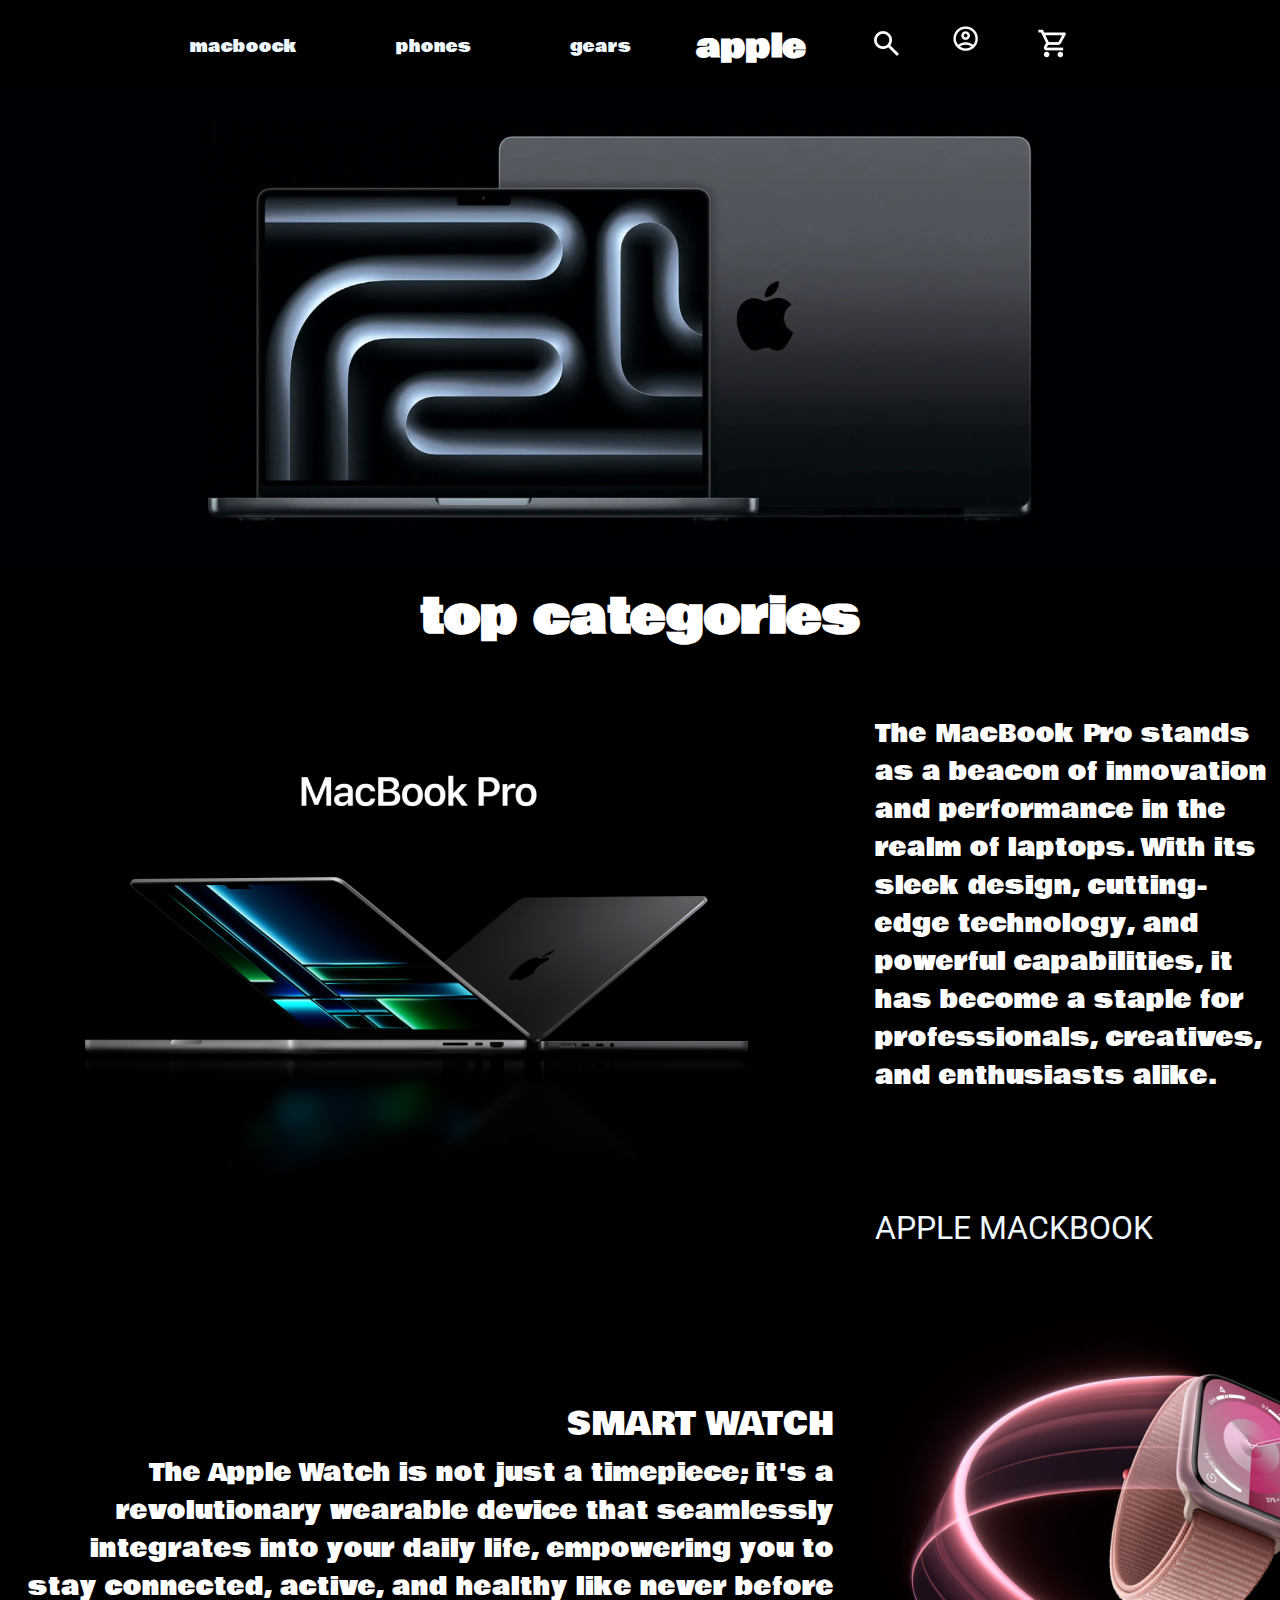
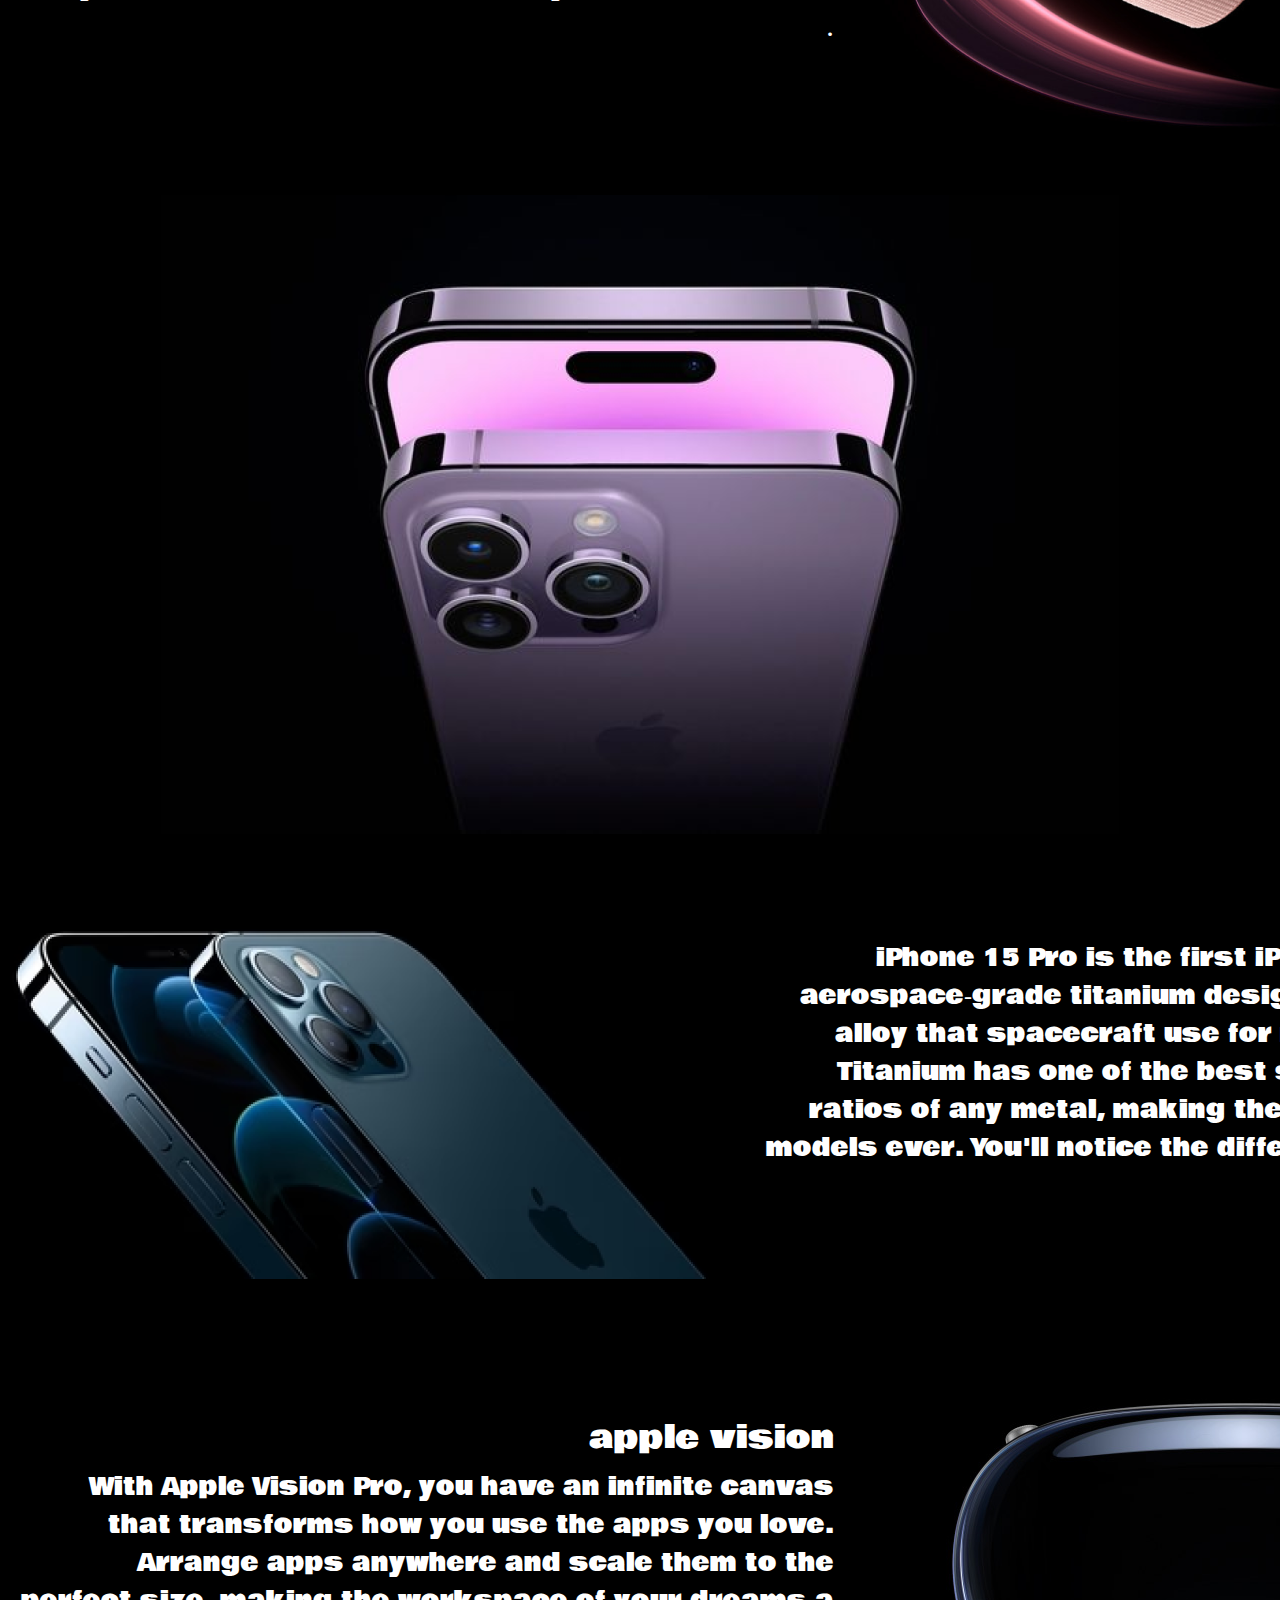
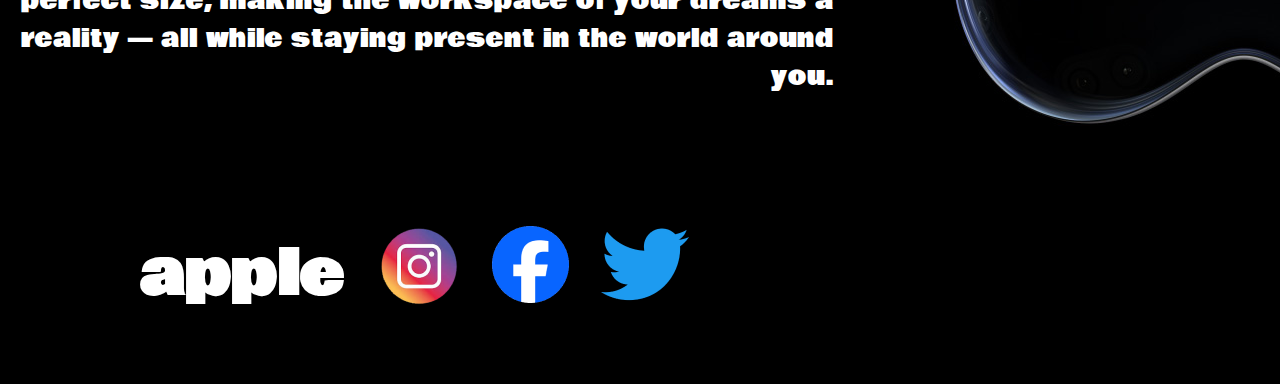
<file: index.html>
<!DOCTYPE html>
<html lang="en">

<head>
    <meta charset="UTF-8">
    <meta name="viewport" content="width=device-width, initial-scale=1.0">
    <title>apple</title>
    <link rel="stylesheet" href="style/style.css">
</head>

<body class="pirveli"
>
    <header class="flex">
        <nav>
            <ul class="flex">
                <li><a href="meore.html">macboock</a></li>
                <li><a href="#">phones</a></li>
                <li><a href="#">gears</a></li>
            </ul>
        </nav>
        <h1><a href="index.html">apple</a></h1>
        <div class="icons flex">
            <a href="#"><img src="icons/search_FILL0_wght400_GRAD0_opsz24 2.png" alt="search"></a><a href="#"><img
                    src="icons/account_circle_FILL0_wght400_GRAD0_opsz24 1.png" alt="acount"></a><a href="#"><img
                    src="icons/shopping_cart_FILL0_wght400_GRAD0_opsz24 1.png" alt="shoping cart"></a>
        </div>
    </header>
    <main>
        <div class="ddd">
            <img src="img/image 14.png" alt="levani">
        </div>
        <h2 class="second"> top categories

        </h2>
        <div class="flex">
            <div>
                <img src="img/image 4.png" alt="foto5 plansheti">
            </div>
            <div class="divmeore"><span class="nebismieri">
                    The MacBook Pro stands as a beacon of innovation and performance in the realm of laptops. With its
                    sleek design, cutting-edge technology, and powerful capabilities, it has become a staple for
                    professionals, creatives, and enthusiasts alike.
                </span>
                <p class="macboock">APPLE MACKBOOK</p>
            </div>
        </div>
        <div class="flex">
        <div class="kai">
            <p>
                SMART WATCH
            </p>
            <p class="davis">   The Apple Watch is not just a timepiece; it's a revolutionary wearable device that seamlessly integrates into your daily life, empowering you to stay connected, active, and healthy like never before</p>
         .</div>
        
        <div class="duke">
            <img src="img/image 3.png" alt="duke">
        </div>
    </div>
    <div class="fanum">
       <img src="img/image 10.png" alt="fanum">
    </div>
    <div class="flex">
        <div>
            <img src="img/image 9.png" alt="flexi">
        </div>
        <div class="kai">
            <p>
                iphone 15
            </p>
            <p class="davis">iPhone 15 Pro is the first iPhone to feature an aerospace‑grade titanium design, using the same alloy that spacecraft use for missions to Mars.
                Titanium has one of the best strength‑to‑weight ratios of any metal, making these ourlightest Pro models ever. You'll notice the difference the moment you pick oneup.</p>
         .</div>
</div>
<div class="flex">
    <div class="kai">
        <p>
            apple vision
        </p>
        <p class="davis">With Apple Vision Pro, you have an infinite canvas that transforms how you use the apps you love. Arrange apps anywhere and scale them to the perfect size, making the workspace of your dreams a reality — all while staying present in the world around you.</p>
        
        
         
     </div>
     <div class="vision">
            <img src="img/image 6.png" alt="vision">
        </div>
        </div>
    </main>
    <footer>
        <div class="flex fl1">
            
          <h2>
            apple
          </h2>
          <a href="#"><img src="icons/download 3.png" alt="insta"></a> 
          <a href="#"><img src="icons/images (1) 1.png" alt="face"></a> 
           <a href="#"><img src="icons/image 2.png" alt=""></a>
          
          
        </div>
    </footer>

</body>

</html>
</file>
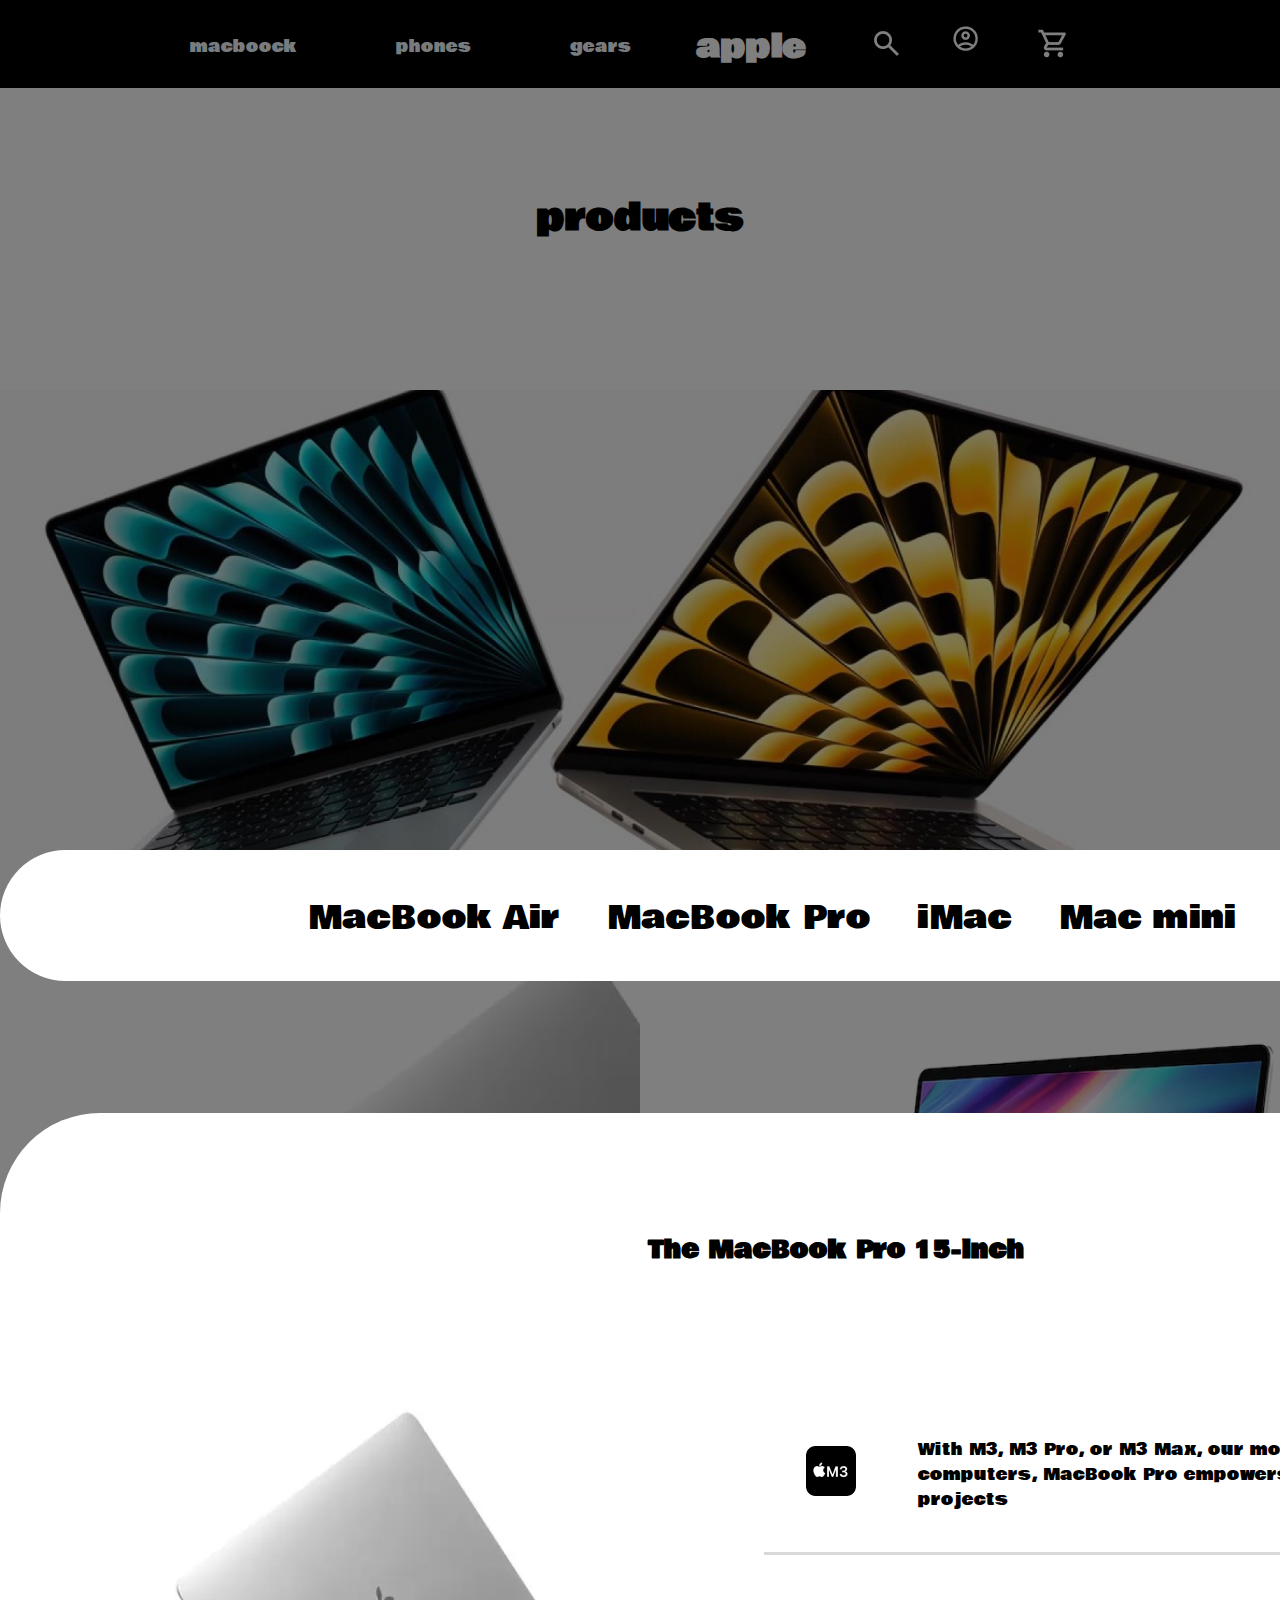
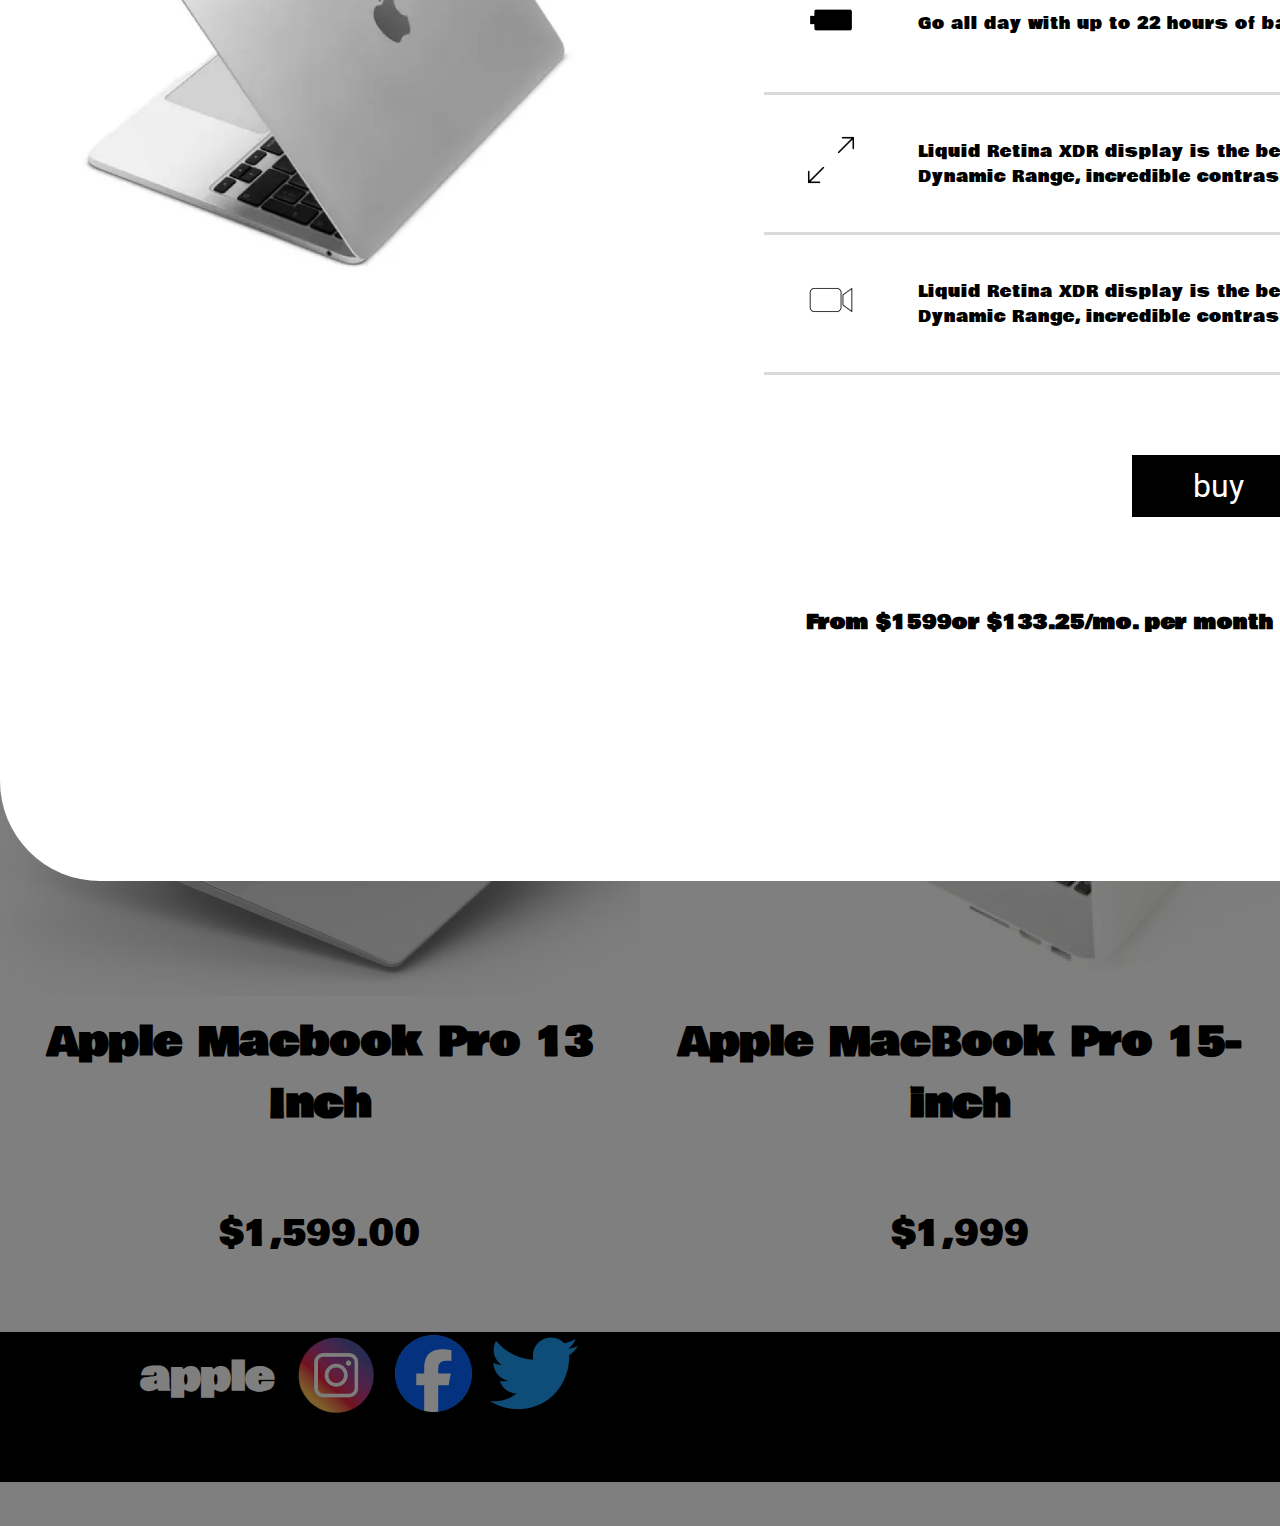
<file: iner.html>
<!DOCTYPE html>
<html lang="en">
<head>
    <meta charset="UTF-8">
    <meta name="viewport" content="width=device-width, initial-scale=1.0">
    <title>macboock</title>
<link rel="stylesheet" href="style/style.css">
</head>
<body class="meore"></body>
    <header class="flex">
        <nav>
            <ul class="flex">
                <li><a href="meore.html">macboock</a></li>
                <li><a href="#">phones</a></li>
                <li><a href="#">gears</a></li>
            </ul>
        </nav>
        <h1><a href="index.html">apple</a></h1>
        <div class="icons flex">
            <a href="#"><img src="icons/search_FILL0_wght400_GRAD0_opsz24 2.png" alt="search"></a><a href="#"><img
                    src="icons/account_circle_FILL0_wght400_GRAD0_opsz24 1.png" alt="acount"></a><a href="#"><img
                    src="icons/shopping_cart_FILL0_wght400_GRAD0_opsz24 1.png" alt="shoping cart"></a>
        </div>

    </header>
    <main>
        <h2 class="title">
            products
        </h2>
     <div class="MACKBOOK">
        <img src="img/image 13.png" alt="2macboocks">
     </div>
     <div class="flex">
        <article class="product">

            <div>
            <img src="img/image 11.png" alt="pro">
         </div>
         <h3>
            The MacBook Pro 15-inch 
         </h3>
         <p class="fasi">
            $1,999
         </p>
        </article>

     <article class="product">
        <div>
        <img src="img/image 12.png" alt="16 inch">
     </div>
     <h3>
        MacBook Pro 16 inch
     </h3>
     <p class="fasi">
        $1,299.00
     </p>
     </article>
</div>
     <div class="flex">
        <article class="product">
             <div><img src="img/image 15.png" alt="#">
     </div>
     <h3>
        Apple Macbook Pro 13 Inch
     </h3>
     <p class="fasi">
        $1,599.00
     </p>
        </article>
       
    
     <article class="product">
        <div>
        <img src="img/image 16.png" alt="15 inch">
     </div>
     <h3>
        Apple MacBook Pro 15-inch
     </h3>
     <p class="fasi">
        $1,999
     </p>
     </article> 
     </div>
    
    <section class="shidagverdi">

        <nav class="inernav">
            <ul class="flex"> 
            <li><a href="#">MacBook Air</a></li>
            <li><a href="#">MacBook Pro</a></li>
            <li><a href="#">iMac</a></li>
            <li><a href="#">Mac mini</a></li>
            <div class="close"><img src="icons/Group 5.png" alt="close"></div>
        </ul>
        
        </nav>
        <article class="item">
            <h2>
                The MacBook Pro 15-inch 
            </h2>
            <div class="flex f4">
            <div><img src="img/image 11.png" alt="pro" class="pro"></div>
            <section>
                <div class="flex info">
                    <div><img src="icons/image 17.png" alt="m3"></div>
                    <p>With M3, M3 Pro, or M3 Max, our most advanced chips for personal computers, MacBook Pro empowers you to take on the most demanding projects</p>
                </div>
                <div class="flex info">
                    <div><img src="icons/battery_full_alt_FILL0_wght400_GRAD0_opsz24 1.png" alt="battery"></div>
                    <p>Go all day with up to 22 hours of battery life</p>
                </div>
                <div class="flex info">
                    <div><img src="icons/image 18.png" alt="expand"></div>
                    <p>Liquid Retina XDR display is the best ever in a laptop, with Extreme Dynamic Range, incredible contrast, and true-to-life colors</p>
                </div>
                <div class="flex info">
                    <div><img src="icons/image 19.png" alt="camera"></div>
                    <p>Liquid Retina XDR display is the best ever in a laptop, with Extreme Dynamic Range, incredible contrast, and true-to-life colors</p>
                </div>
                <p class="buy"><a href="#">buy</a></p>
                <h3>
                    From $1599or $133.25/mo. per month for 12 mo. months Footnote 
                </h3>
            </section>
            </div>
        </article>
    </section>
     
     
    </main>
    <footer>
        <div class="flex flex2">
            
            <h2 class="footerh2">
              apple
            </h2>
            <a href="#"><img src="icons/download 3.png" alt="insta"></a> 
            <a href="#"><img src="icons/images (1) 1.png" alt="face"></a> 
             <a href="#"><img src="icons/image 2.png" alt=""></a>
            
            
          </div>
    </footer>
</body>
</html>
</file>
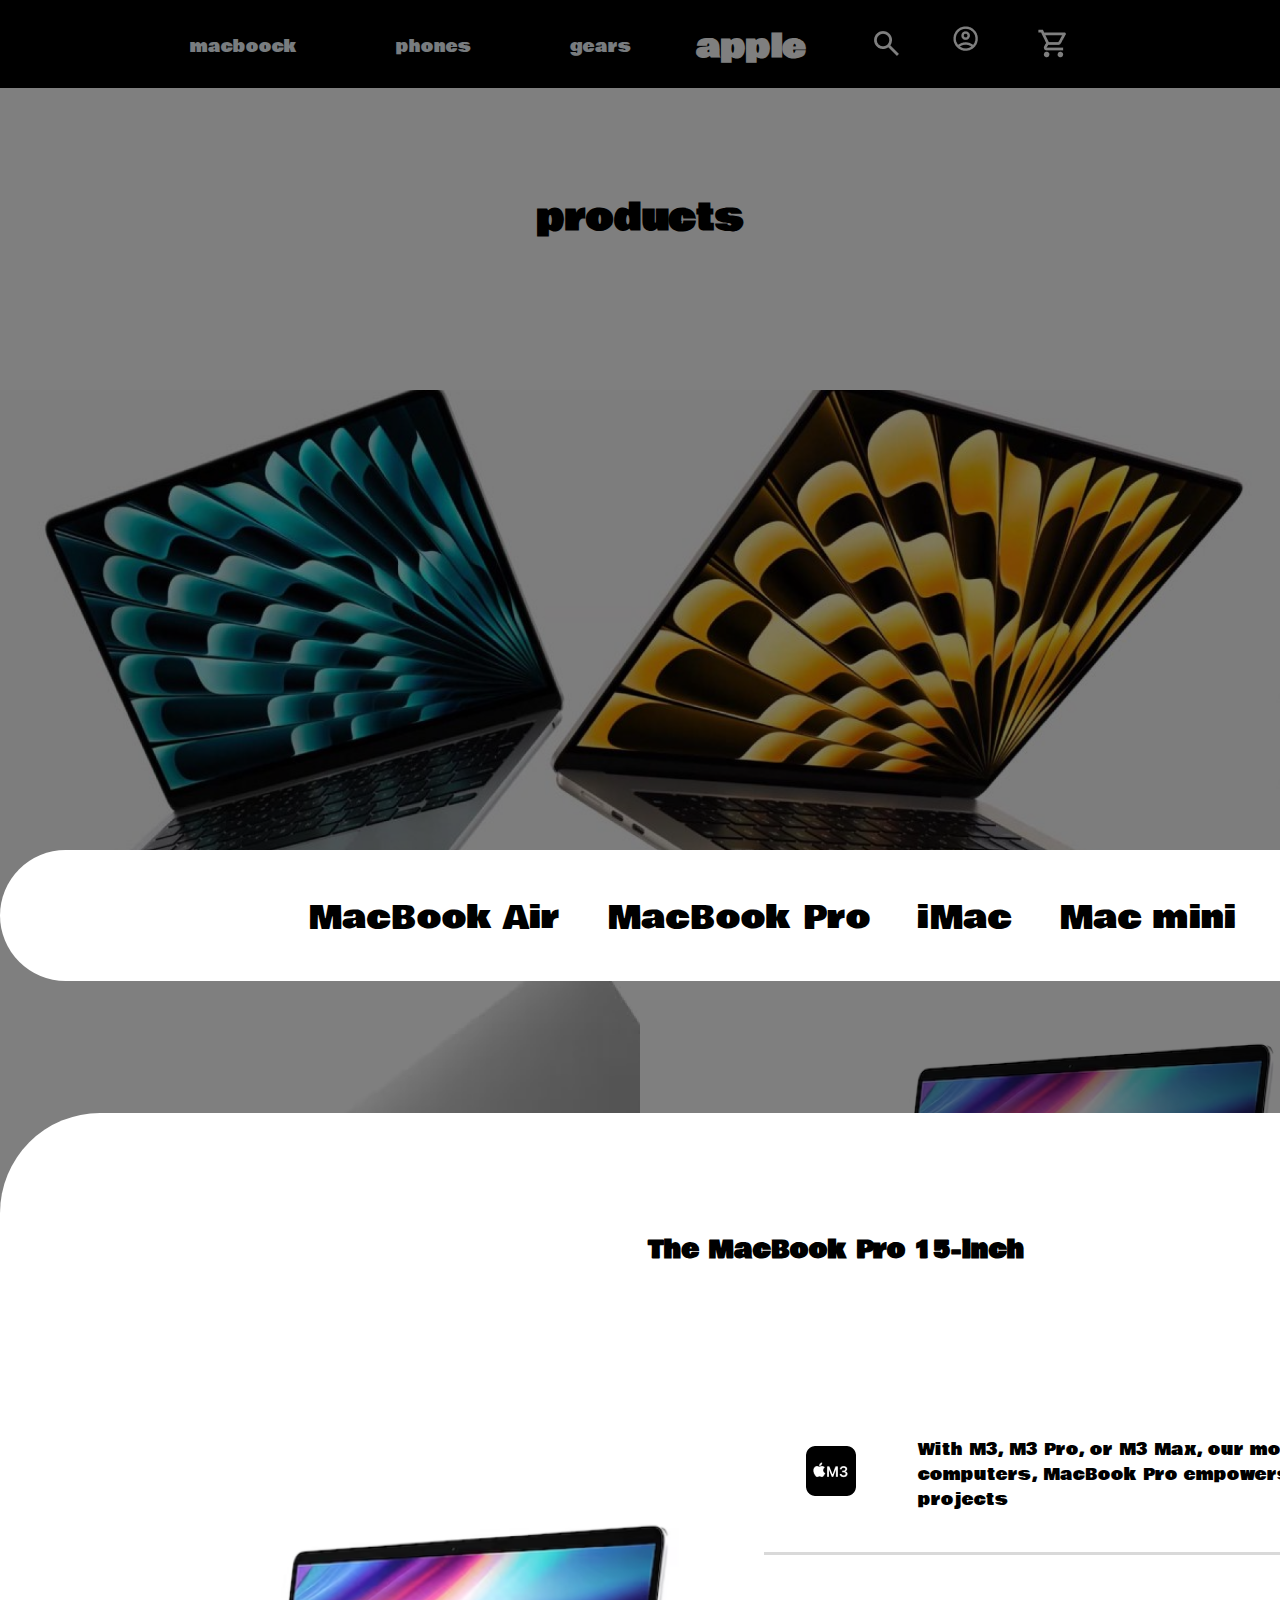
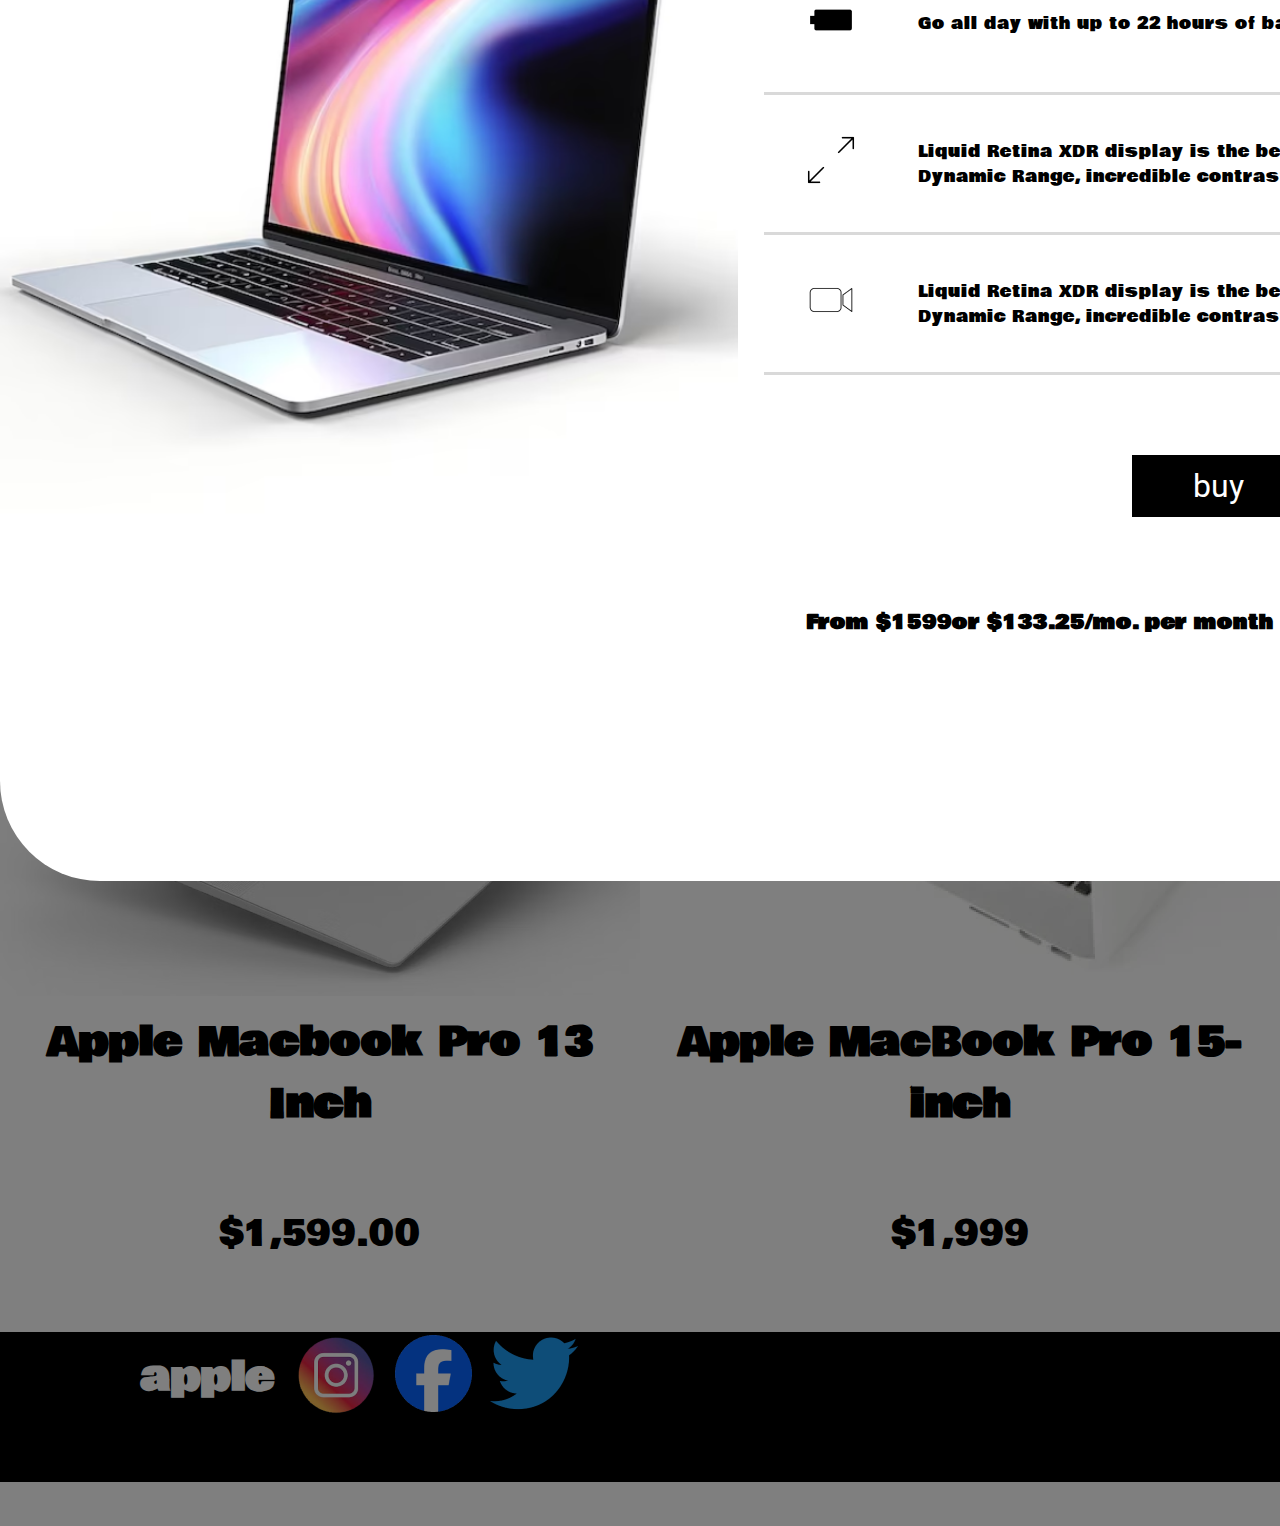
<file: iner2.html>
<!DOCTYPE html>
<html lang="en">
<head>
    <meta charset="UTF-8">
    <meta name="viewport" content="width=device-width, initial-scale=1.0">
    <title>macboock</title>
<link rel="stylesheet" href="style/style.css">
</head>
<body class="meore"></body>
    <header class="flex">
        <nav>
            <ul class="flex">
                <li><a href="meore.html">macboock</a></li>
                <li><a href="#">phones</a></li>
                <li><a href="#">gears</a></li>
            </ul>
        </nav>
        <h1><a href="index.html">apple</a></h1>
        <div class="icons flex">
            <a href="#"><img src="icons/search_FILL0_wght400_GRAD0_opsz24 2.png" alt="search"></a><a href="#"><img
                    src="icons/account_circle_FILL0_wght400_GRAD0_opsz24 1.png" alt="acount"></a><a href="#"><img
                    src="icons/shopping_cart_FILL0_wght400_GRAD0_opsz24 1.png" alt="shoping cart"></a>
        </div>

    </header>
    <main>
        <h2 class="title">
            products
        </h2>
     <div class="MACKBOOK">
        <img src="img/image 13.png" alt="2macboocks">
     </div>
     <div class="flex">
        <article class="product">

            <div>
            <img src="img/image 11.png" alt="pro">
         </div>
         <h3>
            The MacBook Pro 15-inch 
         </h3>
         <p class="fasi">
            $1,999
         </p>
        </article>

     <article class="product">
        <div>
        <img src="img/image 12.png" alt="16 inch">
     </div>
     <h3>
        MacBook Pro 16 inch
     </h3>
     <p class="fasi">
        $1,299.00
     </p>
     </article>
</div>
     <div class="flex">
        <article class="product">
             <div><img src="img/image 15.png" alt="#">
     </div>
     <h3>
        Apple Macbook Pro 13 Inch
     </h3>
     <p class="fasi">
        $1,599.00
     </p>
        </article>
       
    
     <article class="product">
        <div>
        <img src="img/image 16.png" alt="15 inch">
     </div>
     <h3>
        Apple MacBook Pro 15-inch
     </h3>
     <p class="fasi">
        $1,999
     </p>
     </article> 
     </div>
    
    <section class="shidagverdi">

        <nav class="inernav">
            <ul class="flex"> 
            <li><a href="#">MacBook Air</a></li>
            <li><a href="#">MacBook Pro</a></li>
            <li><a href="#">iMac</a></li>
            <li><a href="#">Mac mini</a></li>
            <div class="close"><img src="icons/Group 5.png" alt="close"></div>
        </ul>
        
        </nav>
        <article class="item">
            <h2>
                The MacBook Pro 15-inch 
            </h2>
            <div class="flex f4">
            <div><img src="img/image 12.png" alt="pro" class="pro"></div>
            <section>
                <div class="flex info">
                    <div><img src="icons/image 17.png" alt="m3"></div>
                    <p>With M3, M3 Pro, or M3 Max, our most advanced chips for personal computers, MacBook Pro empowers you to take on the most demanding projects</p>
                </div>
                <div class="flex info">
                    <div><img src="icons/battery_full_alt_FILL0_wght400_GRAD0_opsz24 1.png" alt="battery"></div>
                    <p>Go all day with up to 22 hours of battery life</p>
                </div>
                <div class="flex info">
                    <div><img src="icons/image 18.png" alt="expand"></div>
                    <p>Liquid Retina XDR display is the best ever in a laptop, with Extreme Dynamic Range, incredible contrast, and true-to-life colors</p>
                </div>
                <div class="flex info">
                    <div><img src="icons/image 19.png" alt="camera"></div>
                    <p>Liquid Retina XDR display is the best ever in a laptop, with Extreme Dynamic Range, incredible contrast, and true-to-life colors</p>
                </div>
                <p class="buy"><a href="#">buy</a></p>
                <h3>
                    From $1599or $133.25/mo. per month for 12 mo. months Footnote 
                </h3>
            </section>
            </div>
        </article>
    </section>
     
     
    </main>
    <footer>
        <div class="flex flex2">
            
            <h2 class="footerh2">
              apple
            </h2>
            <a href="#"><img src="icons/download 3.png" alt="insta"></a> 
            <a href="#"><img src="icons/images (1) 1.png" alt="face"></a> 
             <a href="#"><img src="icons/image 2.png" alt=""></a>
            
            
          </div>
    </footer>
</body>
</html>
</file>
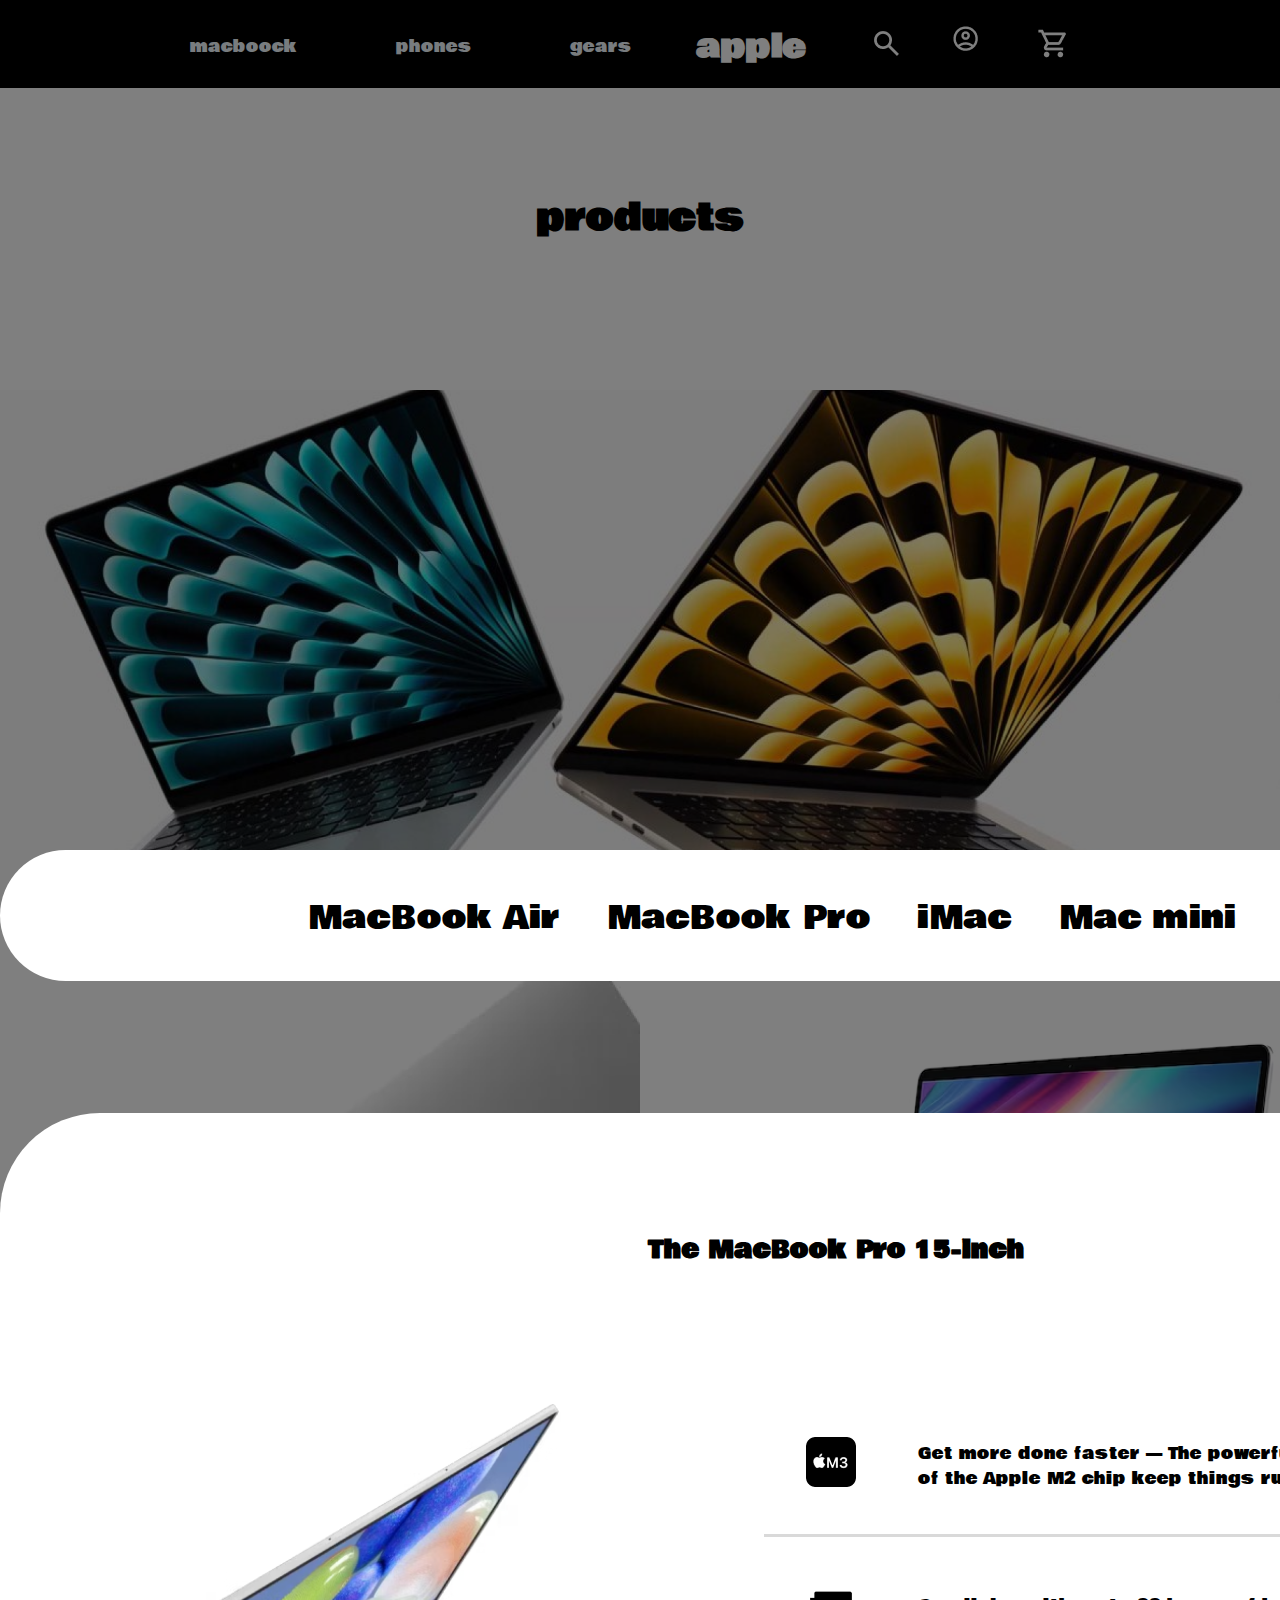
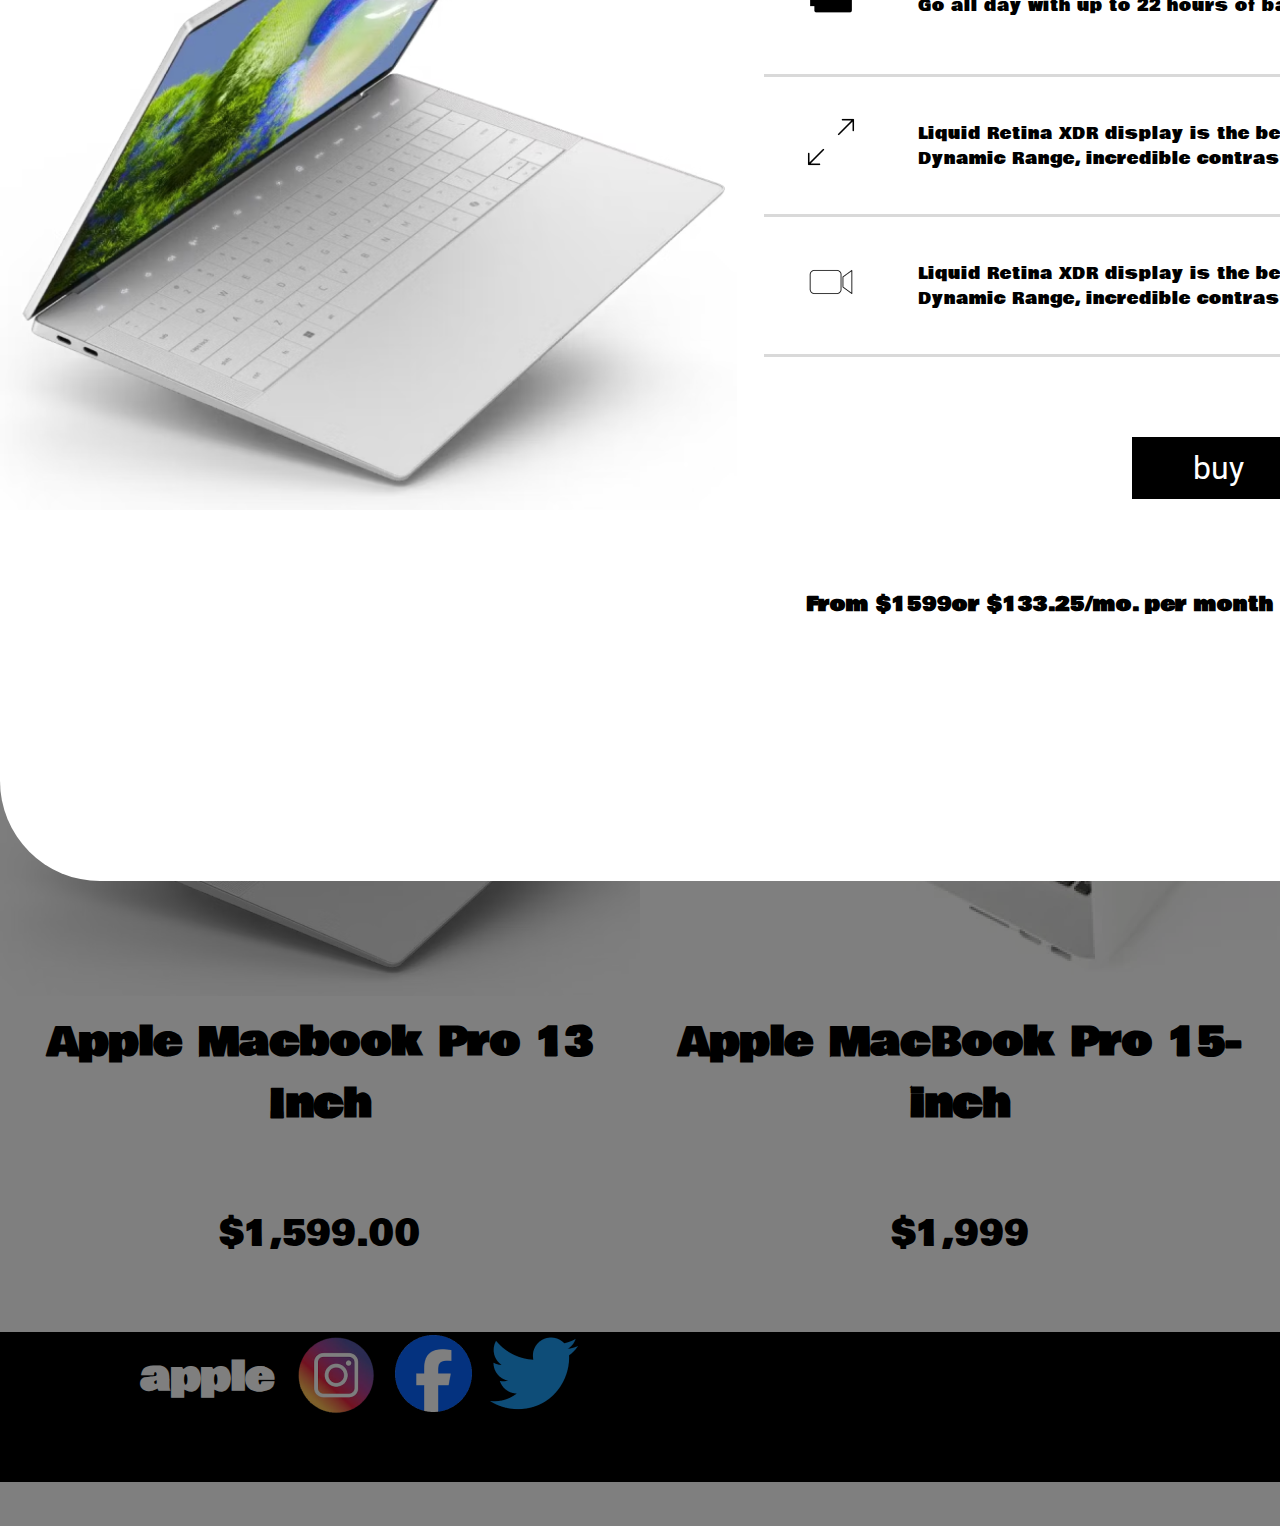
<file: iner3.html>
<!DOCTYPE html>
<html lang="en">
<head>
    <meta charset="UTF-8">
    <meta name="viewport" content="width=device-width, initial-scale=1.0">
    <title>macboock</title>
<link rel="stylesheet" href="style/style.css">
</head>
<body class="meore"></body>
    <header class="flex">
        <nav>
            <ul class="flex">
                <li><a href="meore.html">macboock</a></li>
                <li><a href="#">phones</a></li>
                <li><a href="#">gears</a></li>
            </ul>
        </nav>
        <h1><a href="index.html">apple</a></h1>
        <div class="icons flex">
            <a href="#"><img src="icons/search_FILL0_wght400_GRAD0_opsz24 2.png" alt="search"></a><a href="#"><img
                    src="icons/account_circle_FILL0_wght400_GRAD0_opsz24 1.png" alt="acount"></a><a href="#"><img
                    src="icons/shopping_cart_FILL0_wght400_GRAD0_opsz24 1.png" alt="shoping cart"></a>
        </div>

    </header>
    <main>
        <h2 class="title">
            products
        </h2>
     <div class="MACKBOOK">
        <img src="img/image 13.png" alt="2macboocks">
     </div>
     <div class="flex">
        <article class="product">

            <div>
            <img src="img/image 11.png" alt="pro">
         </div>
         <h3>
            The MacBook Pro 15-inch 
         </h3>
         <p class="fasi">
            $1,999
         </p>
        </article>

     <article class="product">
        <div>
        <img src="img/image 12.png" alt="16 inch">
     </div>
     <h3>
        MacBook Pro 16 inch
     </h3>
     <p class="fasi">
        $1,299.00
     </p>
     </article>
</div>
     <div class="flex">
        <article class="product">
             <div><img src="img/image 15.png" alt="#">
     </div>
     <h3>
        Apple Macbook Pro 13 Inch
     </h3>
     <p class="fasi">
        $1,599.00
     </p>
        </article>
       
    
     <article class="product">
        <div>
        <img src="img/image 16.png" alt="15 inch">
     </div>
     <h3>
        Apple MacBook Pro 15-inch
     </h3>
     <p class="fasi">
        $1,999
     </p>
     </article> 
     </div>
    
    <section class="shidagverdi">

        <nav class="inernav">
            <ul class="flex"> 
            <li><a href="#">MacBook Air</a></li>
            <li><a href="#">MacBook Pro</a></li>
            <li><a href="#">iMac</a></li>
            <li><a href="#">Mac mini</a></li>
            <div class="close"><img src="icons/Group 5.png" alt="close"></div>
        </ul>
        
        </nav>
        <article class="item">
            <h2>
                The MacBook Pro 15-inch 
            </h2>
            <div class="flex f4">
            <div><img src="img/image 15.png" alt="pro" class="pro"></div>
            <section>
                <div class="flex info">
                    <div><img src="icons/image 17.png" alt="m3"></div>
                    <p>Get more done faster — The powerful 8-core CPU and up to 10-core GPU of the Apple M2 chip keep things running smoothly.</p>
                </div>
                <div class="flex info">
                    <div><img src="icons/battery_full_alt_FILL0_wght400_GRAD0_opsz24 1.png" alt="battery"></div>
                    <p>Go all day with up to 22 hours of battery life</p>
                </div>
                <div class="flex info">
                    <div><img src="icons/image 18.png" alt="expand"></div>
                    <p>Liquid Retina XDR display is the best ever in a laptop, with Extreme Dynamic Range, incredible contrast, and true-to-life colors</p>
                </div>
                <div class="flex info">
                    <div><img src="icons/image 19.png" alt="camera"></div>
                    <p>Liquid Retina XDR display is the best ever in a laptop, with Extreme Dynamic Range, incredible contrast, and true-to-life colors</p>
                </div>
                <p class="buy"><a href="#">buy</a></p>
                <h3>
                    From $1599or $133.25/mo. per month for 12 mo. months Footnote 
                </h3>
            </section>
            </div>
        </article>
    </section>
     
     
    </main>
    <footer>
        <div class="flex flex2">
            
            <h2 class="footerh2">
              apple
            </h2>
            <a href="#"><img src="icons/download 3.png" alt="insta"></a> 
            <a href="#"><img src="icons/images (1) 1.png" alt="face"></a> 
             <a href="#"><img src="icons/image 2.png" alt=""></a>
            
            
          </div>
    </footer>
</body>
</html>
</file>
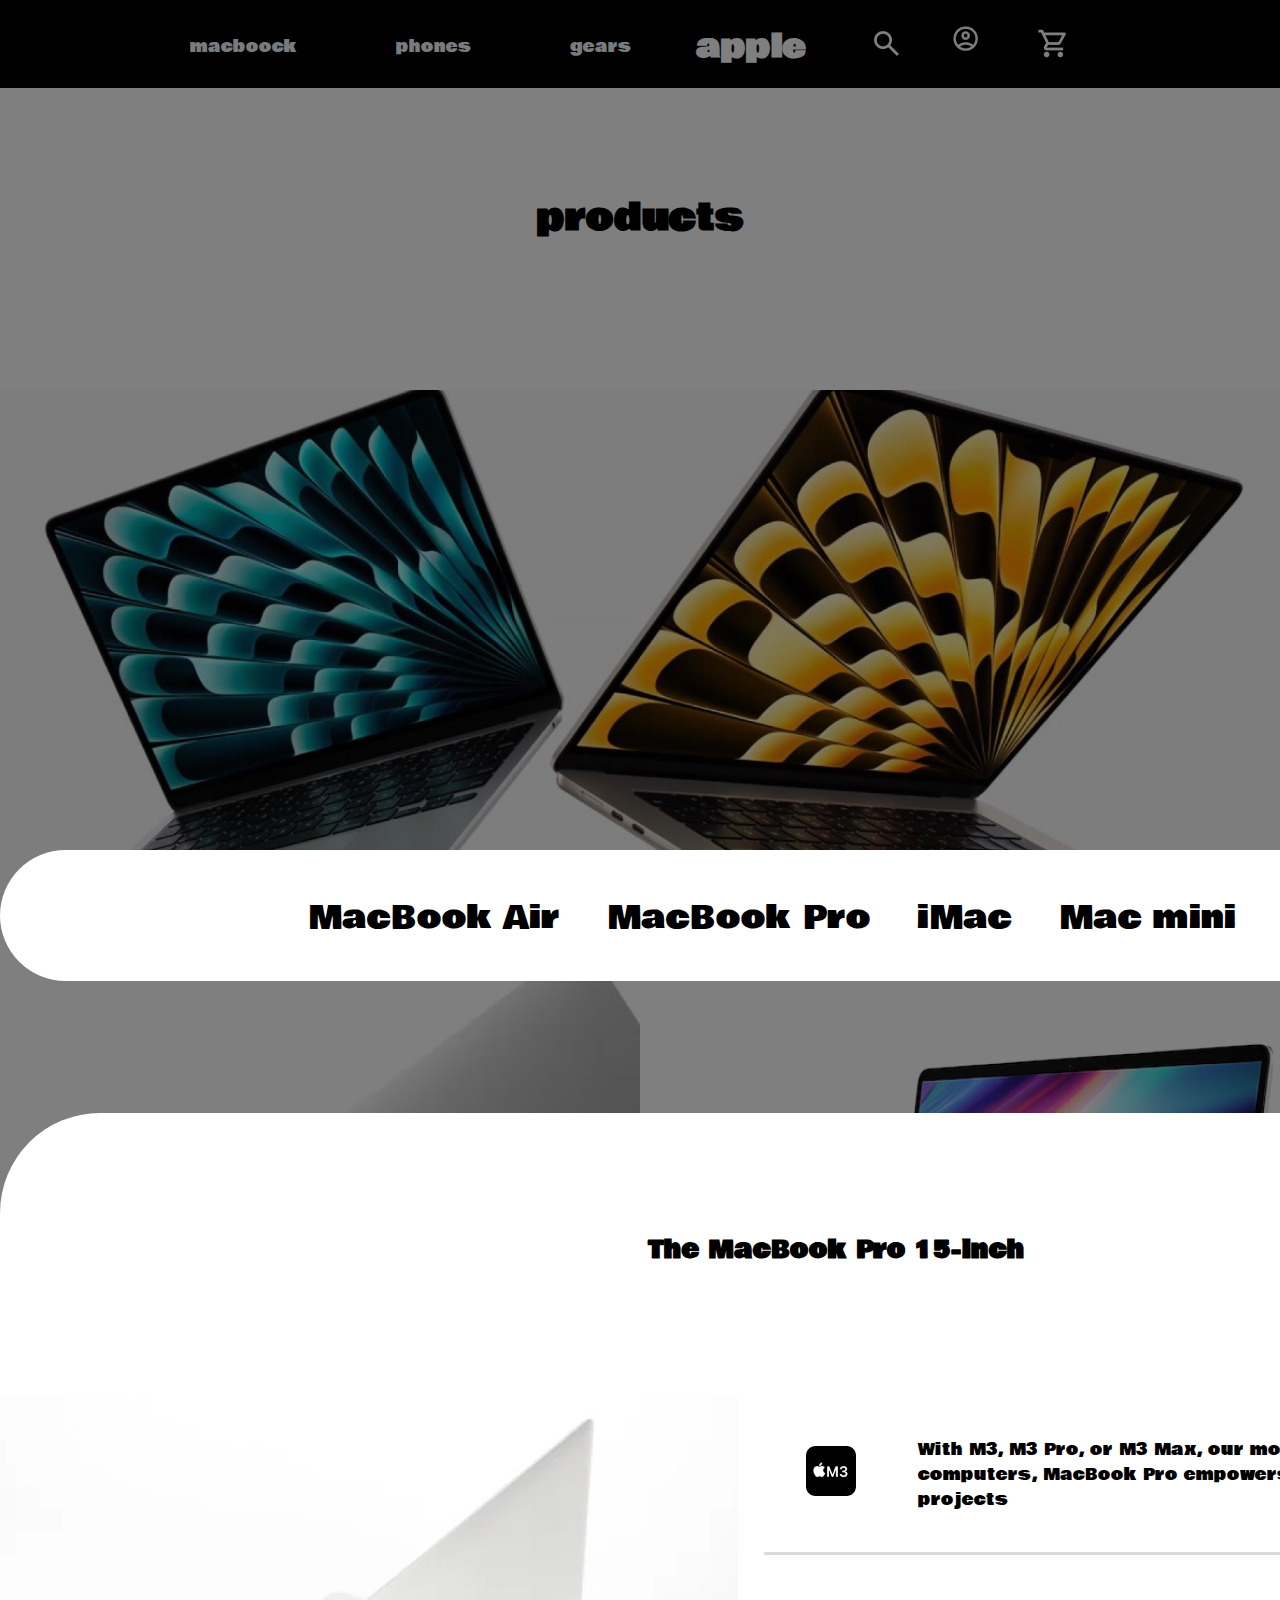
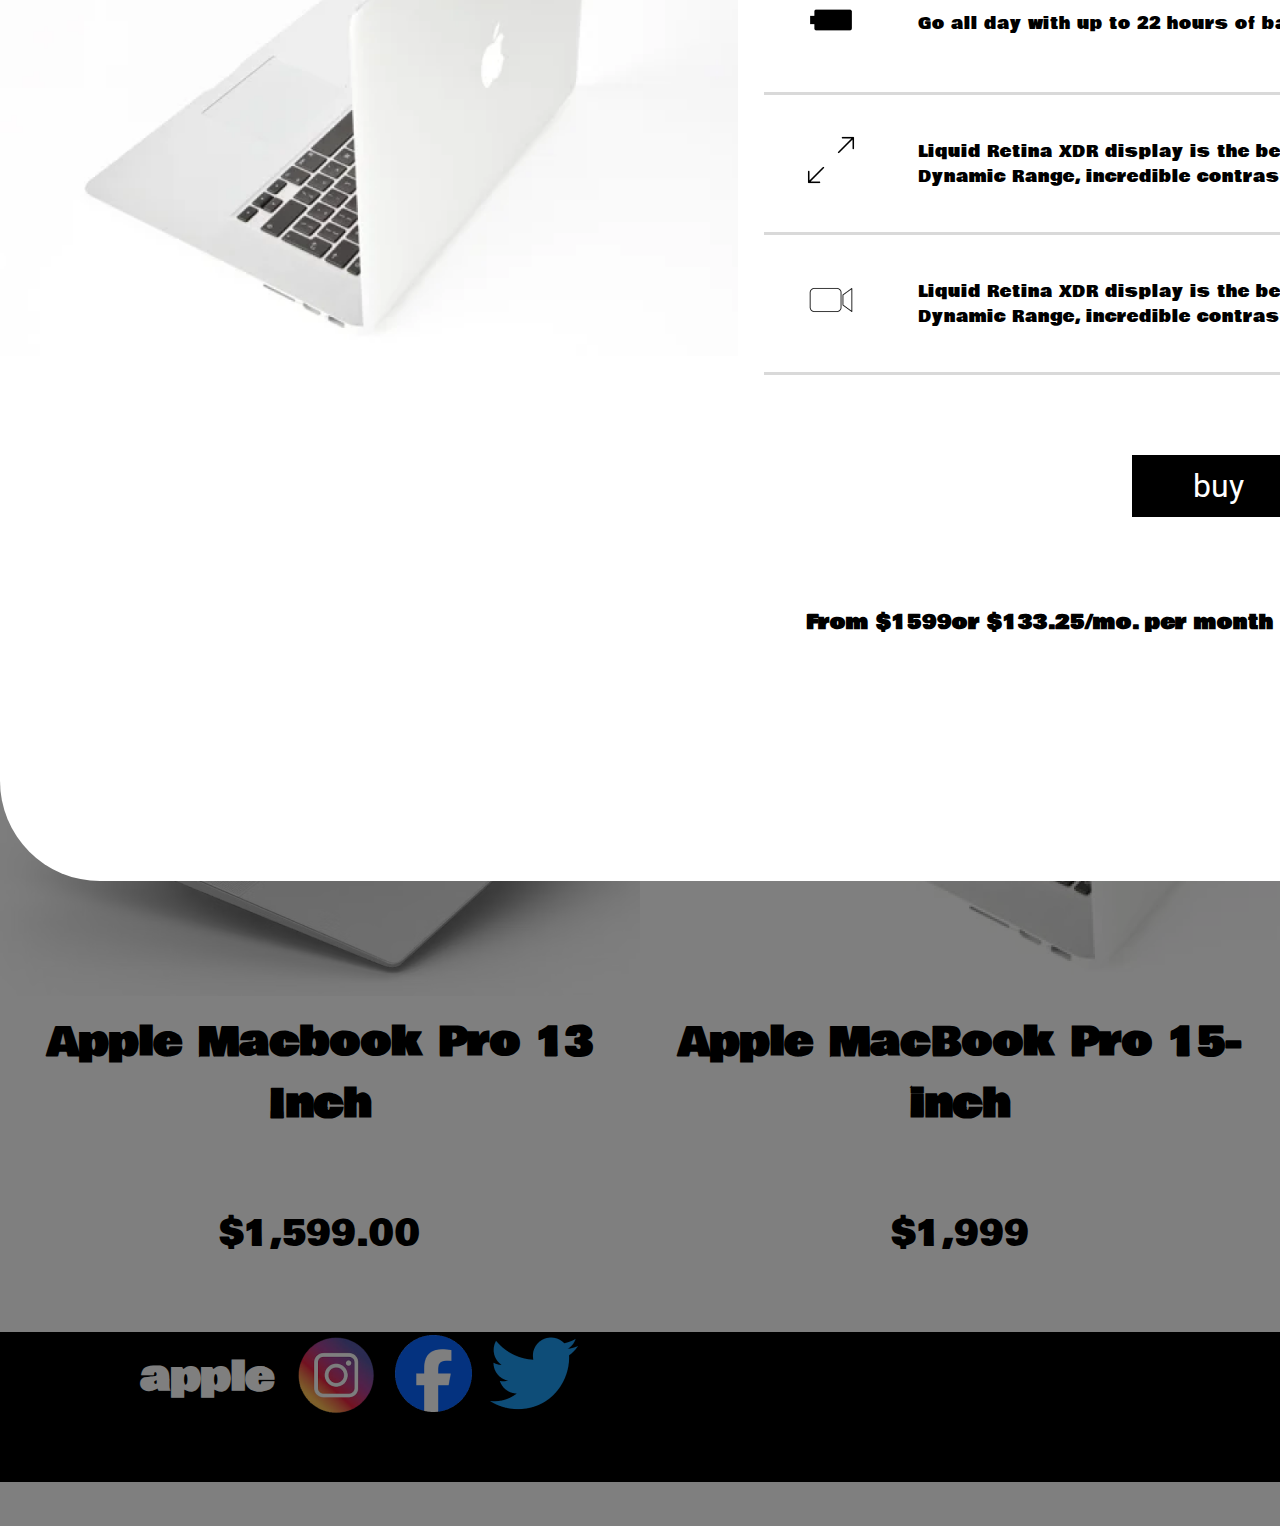
<file: iner4.html>
<!DOCTYPE html>
<html lang="en">
<head>
    <meta charset="UTF-8">
    <meta name="viewport" content="width=device-width, initial-scale=1.0">
    <title>macboock</title>
<link rel="stylesheet" href="style/style.css">
</head>
<body class="meore"></body>
    <header class="flex">
        <nav>
            <ul class="flex">
                <li><a href="meore.html">macboock</a></li>
                <li><a href="#">phones</a></li>
                <li><a href="#">gears</a></li>
            </ul>
        </nav>
        <h1><a href="index.html">apple</a></h1>
        <div class="icons flex">
            <a href="#"><img src="icons/search_FILL0_wght400_GRAD0_opsz24 2.png" alt="search"></a><a href="#"><img
                    src="icons/account_circle_FILL0_wght400_GRAD0_opsz24 1.png" alt="acount"></a><a href="#"><img
                    src="icons/shopping_cart_FILL0_wght400_GRAD0_opsz24 1.png" alt="shoping cart"></a>
        </div>

    </header>
    <main>
        <h2 class="title">
            products
        </h2>
     <div class="MACKBOOK">
        <img src="img/image 13.png" alt="2macboocks">
     </div>
     <div class="flex">
        <article class="product">

            <div>
            <img src="img/image 11.png" alt="pro">
         </div>
         <h3>
            The MacBook Pro 15-inch 
         </h3>
         <p class="fasi">
            $1,999
         </p>
        </article>

     <article class="product">
        <div>
        <img src="img/image 12.png" alt="16 inch">
     </div>
     <h3>
        MacBook Pro 16 inch
     </h3>
     <p class="fasi">
        $1,299.00
     </p>
     </article>
</div>
     <div class="flex">
        <article class="product">
             <div><img src="img/image 15.png" alt="#">
     </div>
     <h3>
        Apple Macbook Pro 13 Inch
     </h3>
     <p class="fasi">
        $1,599.00
     </p>
        </article>
       
    
     <article class="product">
        <div>
        <img src="img/image 16.png" alt="15 inch">
     </div>
     <h3>
        Apple MacBook Pro 15-inch
     </h3>
     <p class="fasi">
        $1,999
     </p>
     </article> 
     </div>
    
    <section class="shidagverdi">

        <nav class="inernav">
            <ul class="flex"> 
            <li><a href="#">MacBook Air</a></li>
            <li><a href="#">MacBook Pro</a></li>
            <li><a href="#">iMac</a></li>
            <li><a href="#">Mac mini</a></li>
            <div class="close"><img src="icons/Group 5.png" alt="close"></div>
        </ul>
        
        </nav>
        <article class="item">
            <h2>
                The MacBook Pro 15-inch 
            </h2>
            <div class="flex f4">
            <div><img src="img/image 16.png" alt="pro" class="pro"></div>
            <section>
                <div class="flex info">
                    <div><img src="icons/image 17.png" alt="m3"></div>
                    <p>With M3, M3 Pro, or M3 Max, our most advanced chips for personal computers, MacBook Pro empowers you to take on the most demanding projects</p>
                </div>
                <div class="flex info">
                    <div><img src="icons/battery_full_alt_FILL0_wght400_GRAD0_opsz24 1.png" alt="battery"></div>
                    <p>Go all day with up to 22 hours of battery life</p>
                </div>
                <div class="flex info">
                    <div><img src="icons/image 18.png" alt="expand"></div>
                    <p>Liquid Retina XDR display is the best ever in a laptop, with Extreme Dynamic Range, incredible contrast, and true-to-life colors</p>
                </div>
                <div class="flex info">
                    <div><img src="icons/image 19.png" alt="camera"></div>
                    <p>Liquid Retina XDR display is the best ever in a laptop, with Extreme Dynamic Range, incredible contrast, and true-to-life colors</p>
                </div>
                <p class="buy"><a href="#">buy</a></p>
                <h3>
                    From $1599or $133.25/mo. per month for 12 mo. months Footnote 
                </h3>
            </section>
            </div>
        </article>
    </section>
     
     
    </main>
    <footer>
        <div class="flex flex2">
            
            <h2 class="footerh2">
              apple
            </h2>
            <a href="#"><img src="icons/download 3.png" alt="insta"></a> 
            <a href="#"><img src="icons/images (1) 1.png" alt="face"></a> 
             <a href="#"><img src="icons/image 2.png" alt=""></a>
            
            
          </div>
    </footer>
</body>
</html>
</file>
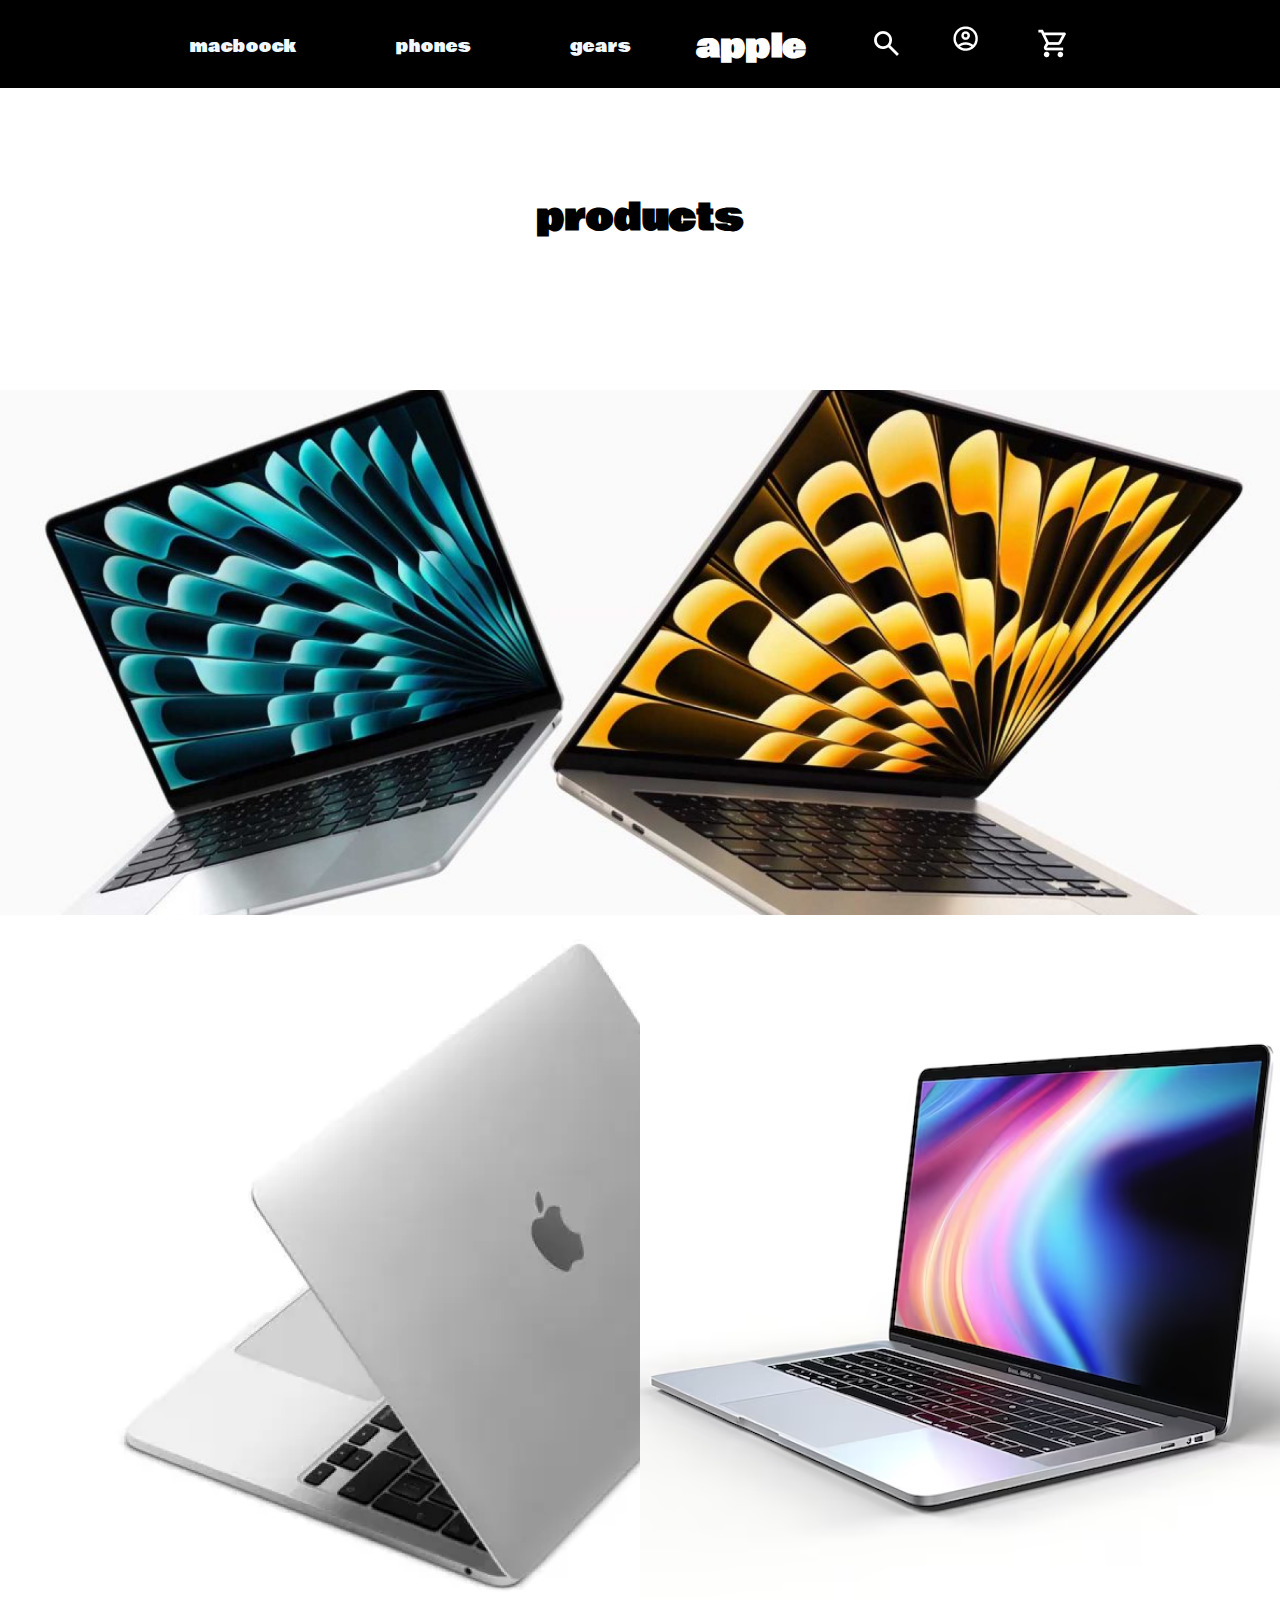
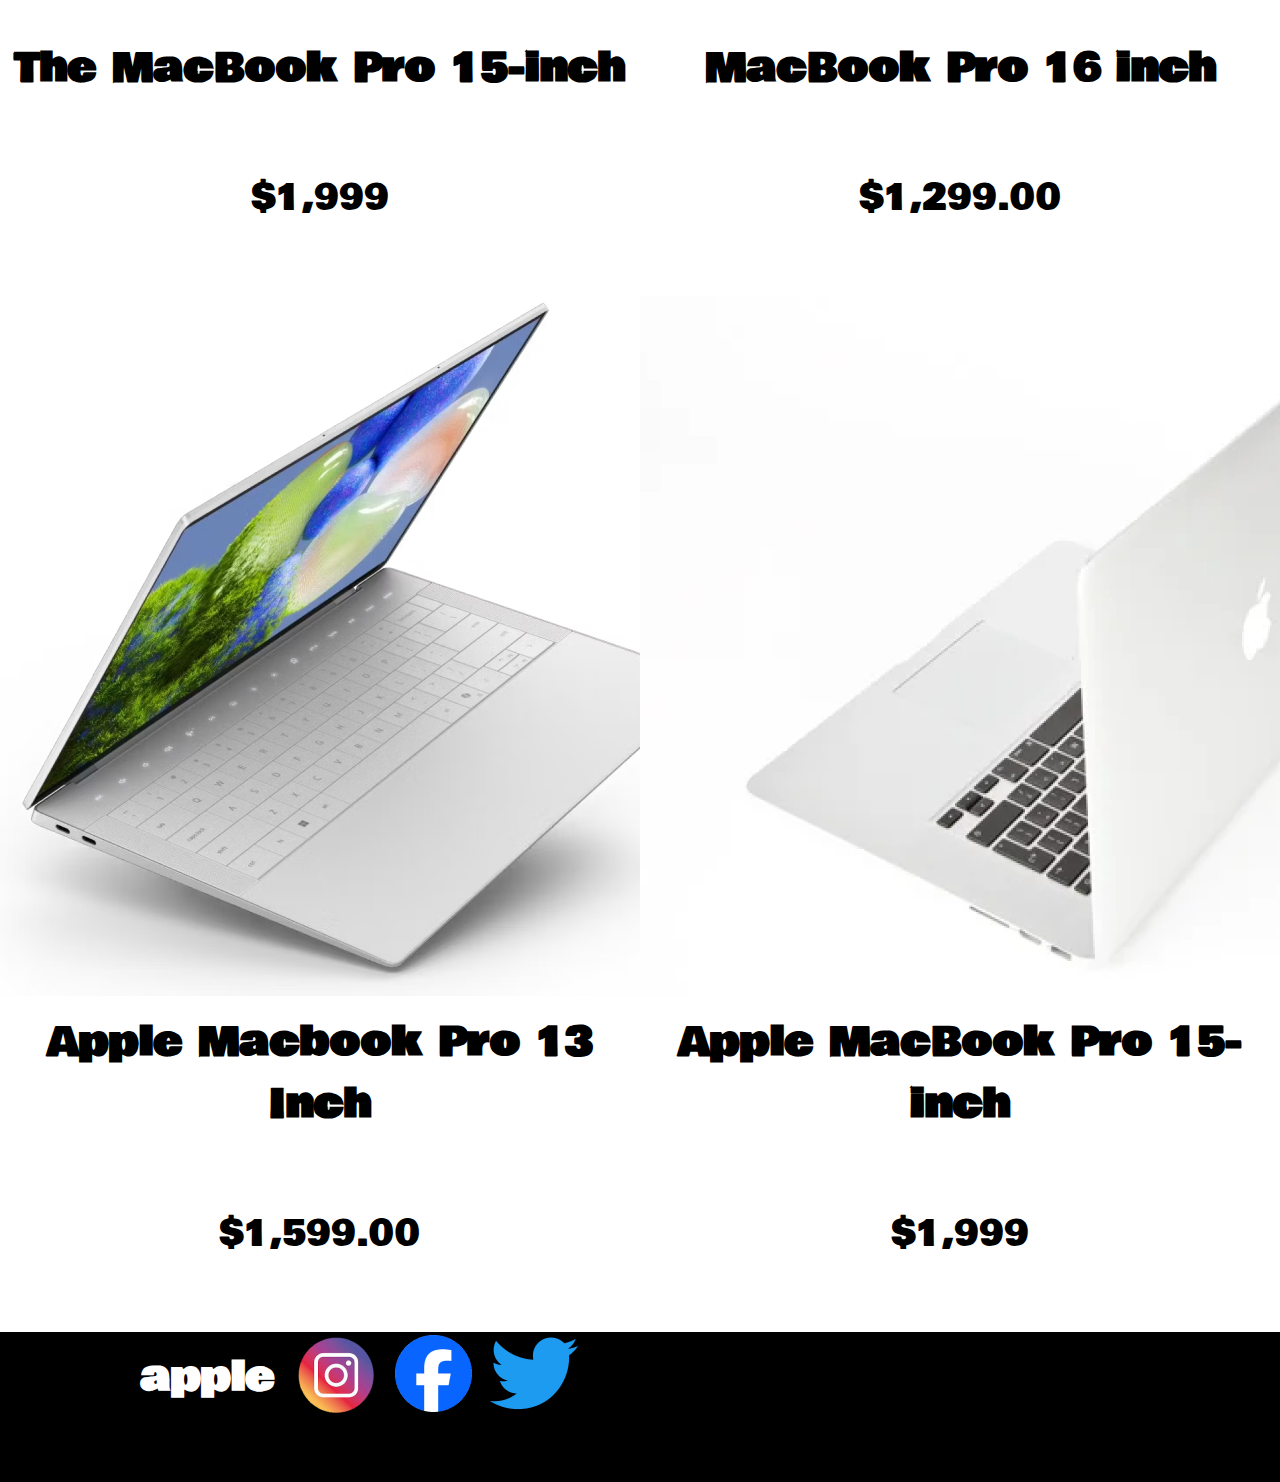
<file: meore.html>
<!DOCTYPE html>
<html lang="en">
<head>
    <meta charset="UTF-8">
    <meta name="viewport" content="width=device-width, initial-scale=1.0">
    <title>Document</title>
    <link rel="stylesheet" href="style/style.css">
</head>
<body class="meore">
    <header class="flex">
        <nav>
            <ul class="flex">
                <li><a href="meore.html">macboock</a></li>
                <li><a href="#">phones</a></li>
                <li><a href="#">gears</a></li>
            </ul>
        </nav>
        <h1><a href="index.html">apple</a></h1>
        <div class="icons flex">
            <a href="#"><img src="icons/search_FILL0_wght400_GRAD0_opsz24 2.png" alt="search"></a><a href="#"><img
                    src="icons/account_circle_FILL0_wght400_GRAD0_opsz24 1.png" alt="acount"></a><a href="#"><img
                    src="icons/shopping_cart_FILL0_wght400_GRAD0_opsz24 1.png" alt="shoping cart"></a>
        </div>

    </header>
    <main>
        <h2 class="title">
            products
        </h2>
     <div class="MACKBOOK">
        <img src="img/image 13.png" alt="2macboocks">
     </div>
     <div class="flex">
        <article class="product">
 <a href="iner.html" class="link"></a>
            <div>
            <img src="img/image 11.png" alt="pro">
         </div>
         <h3>
            The MacBook Pro 15-inch 
         </h3>
         <p class="fasi">
            $1,999
         </p>
        </article>

     <article class="product">
      <a href="iner2.html" class="link"></a>
        <div>
        <img src="img/image 12.png" alt="16 inch">
     </div>
     <h3>
        MacBook Pro 16 inch
     </h3>
     <p class="fasi">
        $1,299.00
     </p>
     </article>

</div>
     <div class="flex">
        <article class="product">
         <a href="iner3.html" class="link"></a>
             <div><img src="img/image 15.png" alt="#">
     </div>
     <h3>
        Apple Macbook Pro 13 Inch
     </h3>
     <p class="fasi">
        $1,599.00
     </p>
        </article>
       
    
     <article class="product">
        <div>
        <img src="img/image 16.png" alt="15 inch">
     </div>
     <a href="iner4.html" class="link"></a>
     <h3>
        Apple MacBook Pro 15-inch
     </h3>
     <p class="fasi">
        $1,999
     </p>
     </article> 
     </div>
    
  
     
     
    </main>
    <footer>
        <div class="flex flex2">
            
            <h2 class="footerh2">
              apple
            </h2>
            <a href="#"><img src="icons/download 3.png" alt="insta"></a> 
            <a href="#"><img src="icons/images (1) 1.png" alt="face"></a> 
             <a href="#"><img src="icons/image 2.png" alt=""></a>
            
            
          </div>
    </footer>
</body>
</html>
</file>
<file: style/style.css>
@font-face {
    font-family: bowlby;
    src: url(../fonts/BowlbyOne-Regular.ttf);
 
}
@font-face {
    font-family: robo;
    src: url(../fonts/Roboto-Regular.ttf);
}
*{
    margin: 0;
    padding: 0;
    list-style-type: none;
    text-decoration:none ;
    box-sizing: border-box;
    font-family: bowlby;
}
.pirveli{
    background-color: black;
}


header{
  padding: 21px 210px 16px 190px;

}
.flex{
    display: flex;
    justify-content: space-between;
    align-items:center ;

}
header ul{
    width: 442px;
}
header ul a{
    color: aliceblue;
}
.meore header{
    background-color: rgb(0, 0, 0);
}


.apple{
    color: aliceblue;
    text-align: center;
    padding: 21px 16px ;
}
h1 a{
 color: white;
 
}
.ddd img{
    width: 100%;
}
.icons{
   width: 200px;
}
.second{
    color: white;
    text-align: center;
    font-size: 48px;
}
.macboock{
    color: aliceblue;
    font-size: 32px;  
    padding-top: 114px;
    font-family: robo;  
}
.nebismieri{
    color: #FFFFFF;
    font-size: 24px;
    font-family: bowlby;
}
.flexi{
    display: flex;
    align-items: center;
}
.divmeore{
    padding: 60px 0 0 40px;
    width: 820px;
}

.kai{
    color: #FFFFFF;
    font-size: 32px;
    font-family: robo;
    
text-align: right;
}
.davis{
    font-size: 24px;
    font-family: bowlby;
    width: 834px;
    padding: 5px 0 0 20px;
}
.fanum{
    width: 958px;
   margin: auto; 
   

}
.fl1{
    width: 438px;
    color: #FFFFFF;
    font-size: 40px;
    gap:32px ;

}
footer{
    padding-bottom: 59px;
    padding-left: 140px;
    background-color: black;
}
.meore{
    background-color: #FFFFFF;
}
.flex3{
    background-color: black;
}
.MACKBOOK img{
    width: 100%;
}
.title{
    text-align: center;
    margin: 102px 0 144px 0;
    font-size: 36px;
}
.fasi{
    margin: 72px;
}
.product{
    text-align: center;
    font-size: 34px;
    width: 50%;
    position: relative;
}
.product a{
    position: absolute;
    display: block;
    width: 100%;
    height: 100%;
    top: 0;
    left: 0;
}
.flex2{
   width: 438px;


}
.footerh2{
    color: rgb(255, 255, 255);
    font-size: 40px;
}
.shidagverdi{
    position: absolute;
    display: block;
    width: 100%;
    height: 3126px;
    top: 0;
    left: 0;
    background-color: rgba(0, 0, 0, 0.5);
    padding-top: 850px;
    z-index: 3;
}
.inernav ul{
    padding: 42px 330px 38px 308px;
    background-color: #FFFFFF;
    border-radius: 74px;
    width: 1566px;
    margin: 0 auto;
    position: relative;
}
.inernav ul a{
    color: black;
    font-size: 32px;
}
.close{
    position: absolute;
    right: 88px;
    top: 34px;
    z-index: 5;
}
.item{
    width: 1672px;
    height: 1368px;
    background-color: #FFFFFF;
    border-radius: 100px;
    margin: 132px auto;
    padding: 118px 0 144px 0;
}
.item h2{
    text-align: center;
    margin-bottom: 128px;
}
.item .pro{
    width: 738px;
}    
.f4.flex{
    align-items: flex-start;
}
.info div{
 margin-right: 62px;
}
.info.flex{
    justify-content: flex-start;
}
.info{
    width: 908px;
    padding: 40px 0 40px 42px;
    border-bottom: 3px solid #D9D9D9;
    
}
.buy a{
    display: block;
    background-color: black ;
    color: #FFFFFF;
    font-size: 32px;
    font-family: robo;
    width: 172px;
    padding: 12px 0;
    text-align: center;
    margin: 80px auto;
}
.item h3{
    text-align: center;
    margin-top:90px ;
    font-size: 20px;
}
</file>
